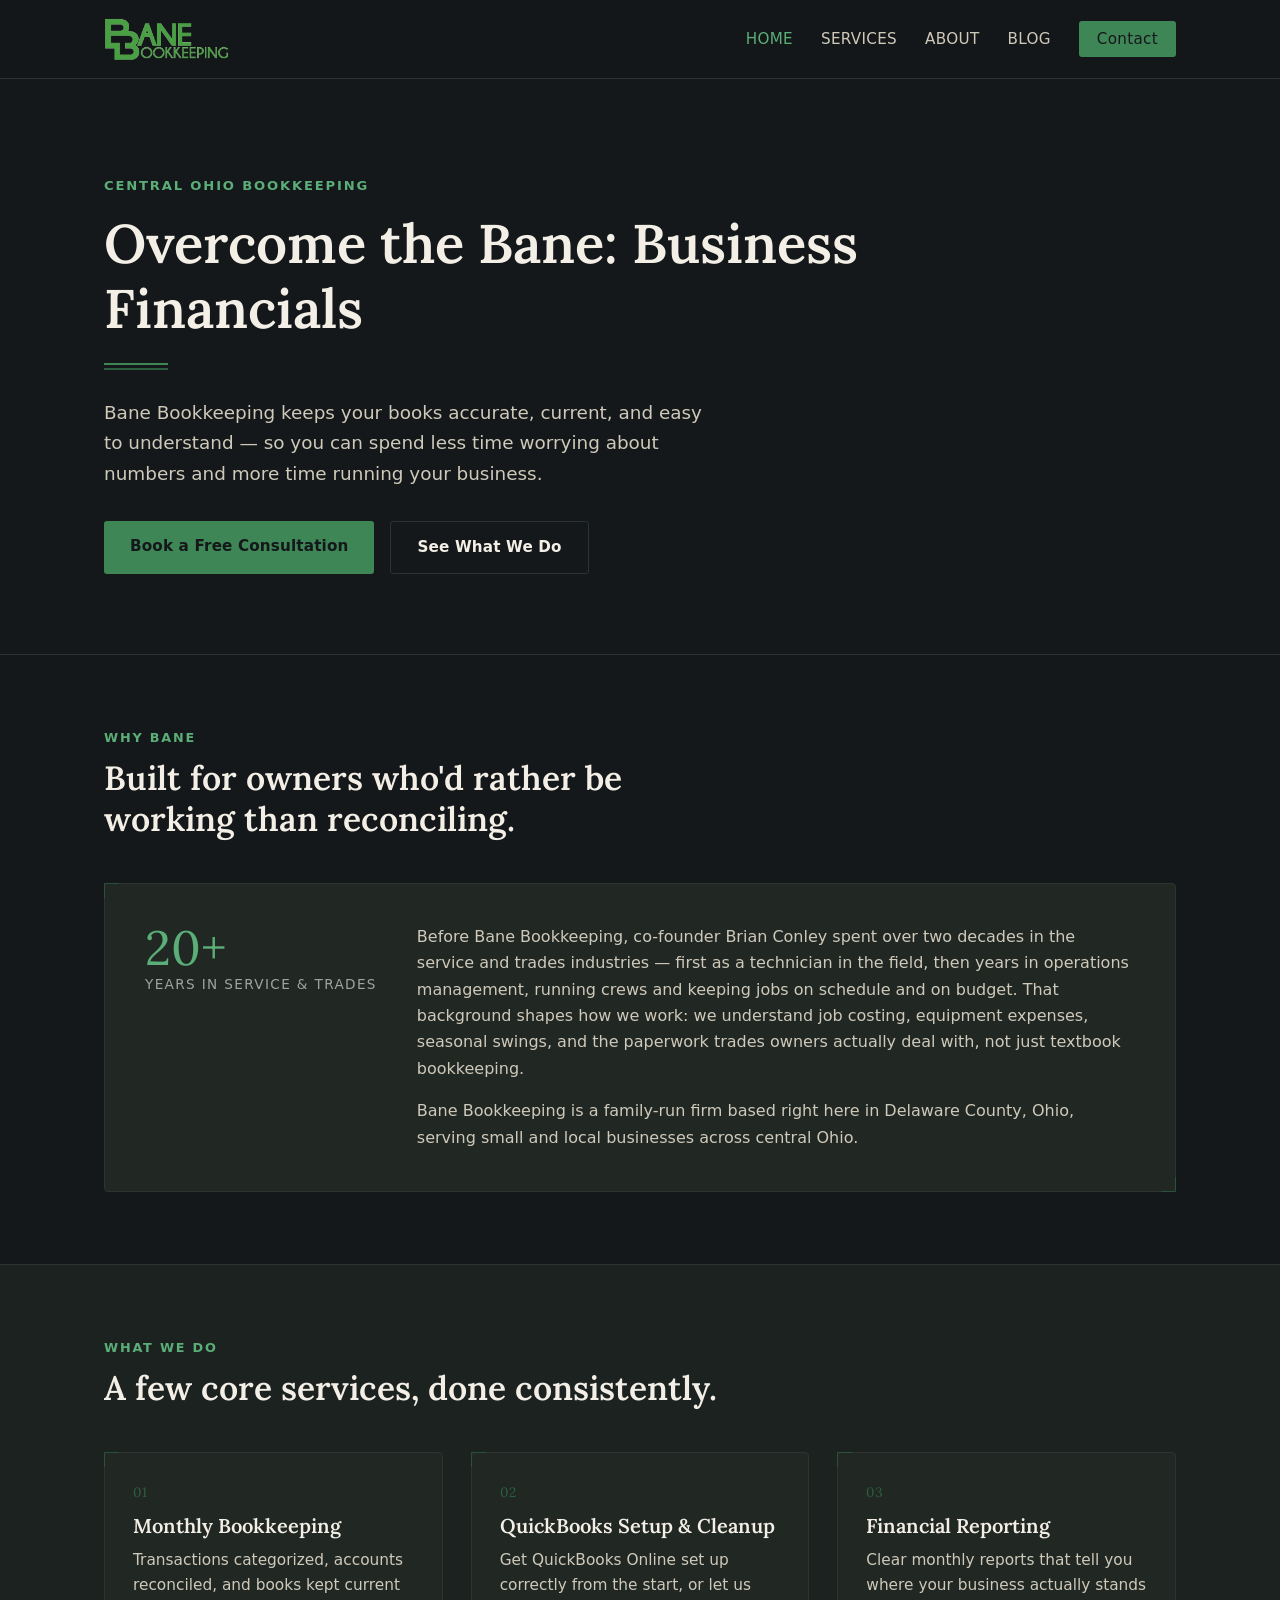
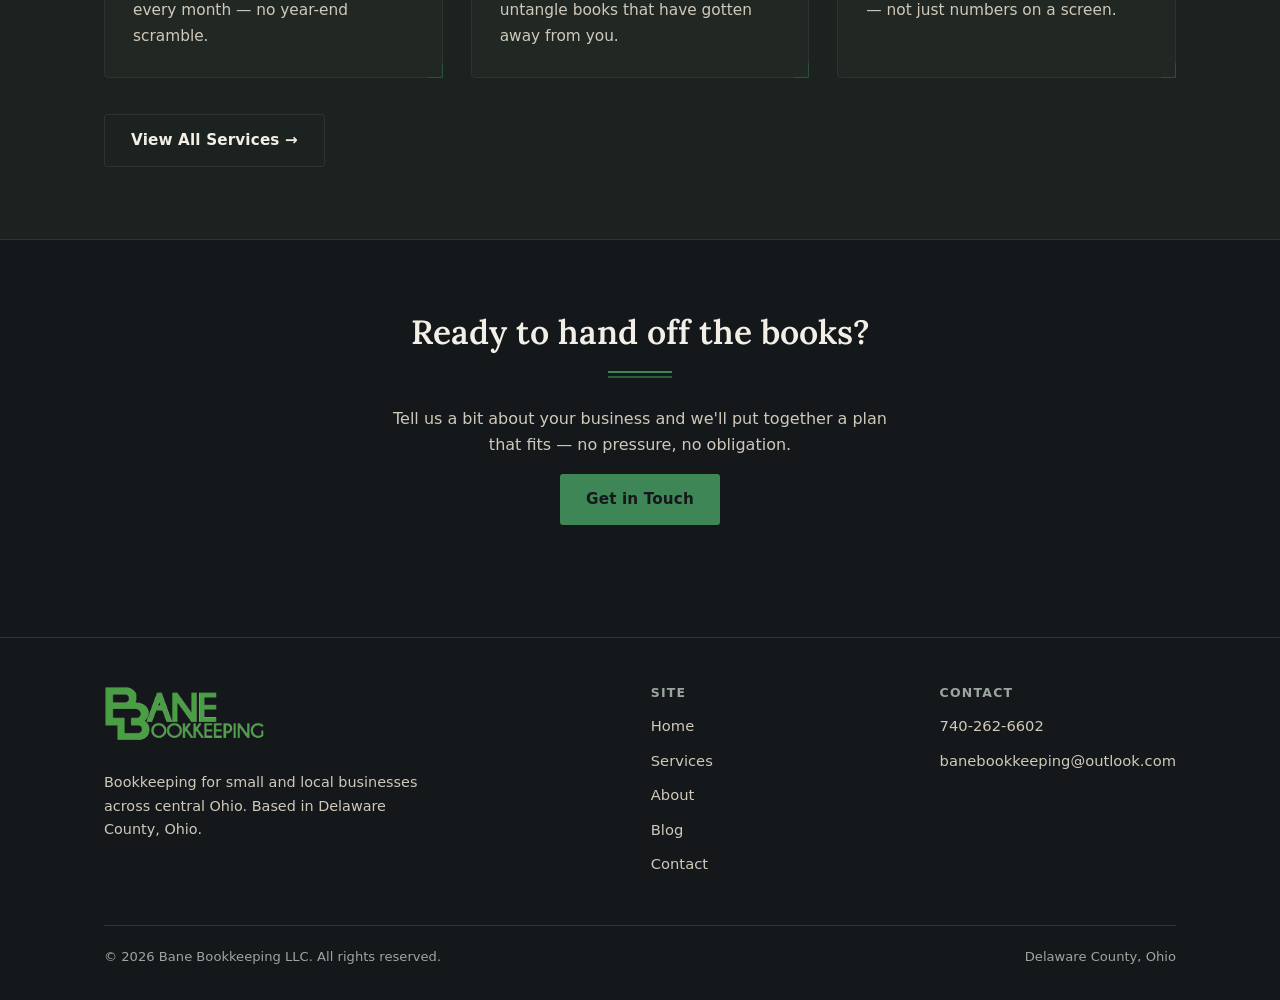
<file: index.html>
<!DOCTYPE html>
<html lang="en">
<head>
<meta charset="UTF-8">
<meta name="viewport" content="width=device-width, initial-scale=1.0">
<title>Bane Bookkeeping | Bookkeeping for Trades &amp; Small Business — Delaware County, Ohio</title>
<meta name="description" content="Overcome the Bane: Business Financials. Bane Bookkeeping provides monthly bookkeeping, QuickBooks cleanup, and financial clarity for small businesses and trades in central Ohio.">
<link rel="stylesheet" href="styles.css">
</head>
<body>

<header class="site-header">
  <div class="nav-inner">
    <a href="index.html" class="brand"><img src="assets/bane-logo.png" alt="Bane Bookkeeping" class="brand-logo"></a>
    <nav class="main-nav" aria-label="Primary">
      <ul>
        <li><a href="index.html" aria-current="page">Home</a></li>
        <li><a href="services.html">Services</a></li>
        <li><a href="about.html">About</a></li>
        <li><a href="blog.html">Blog</a></li>
        <li><a href="contact.html" class="nav-cta">Contact</a></li>
      </ul>
    </nav>
    <button class="menu-toggle" aria-label="Toggle menu" aria-expanded="false">☰</button>
  </div>
</header>

<main>

  <section class="hero">
    <div class="wrap">
      <div class="eyebrow">Central Ohio Bookkeeping</div>
      <h1>Overcome the Bane: Business Financials</h1>
      <div class="ledger-rule"><span></span><span></span></div>
      <p class="lede">Bane Bookkeeping keeps your books accurate, current, and easy to understand — so you can spend less time worrying about numbers and more time running your business.</p>
      <div class="hero-actions">
        <a href="contact.html" class="btn btn-primary">Book a Free Consultation</a>
        <a href="services.html" class="btn btn-ghost">See What We Do</a>
      </div>
    </div>
  </section>

  <section>
    <div class="wrap">
      <div class="section-head">
        <div class="eyebrow">Why Bane</div>
        <h2>Built for owners who'd rather be working than reconciling.</h2>
      </div>
      <div class="strip tick-frame">
        <div class="years">20+<small>Years in Service &amp; Trades</small></div>
        <div>
          <p>Before Bane Bookkeeping, co-founder Brian Conley spent over two decades in the service and trades industries — first as a technician in the field, then years in operations management, running crews and keeping jobs on schedule and on budget. That background shapes how we work: we understand job costing, equipment expenses, seasonal swings, and the paperwork trades owners actually deal with, not just textbook bookkeeping.</p>
          <p style="margin-bottom:0;">Bane Bookkeeping is a family-run firm based right here in Delaware County, Ohio, serving small and local businesses across central Ohio.</p>
        </div>
      </div>
    </div>
  </section>

  <section class="alt">
    <div class="wrap">
      <div class="section-head">
        <div class="eyebrow">What We Do</div>
        <h2>A few core services, done consistently.</h2>
      </div>
      <div class="grid grid-3">
        <div class="card tick-frame">
          <span class="service-num">01</span>
          <h3>Monthly Bookkeeping</h3>
          <p>Transactions categorized, accounts reconciled, and books kept current every month — no year-end scramble.</p>
        </div>
        <div class="card tick-frame">
          <span class="service-num">02</span>
          <h3>QuickBooks Setup &amp; Cleanup</h3>
          <p>Get QuickBooks Online set up correctly from the start, or let us untangle books that have gotten away from you.</p>
        </div>
        <div class="card tick-frame">
          <span class="service-num">03</span>
          <h3>Financial Reporting</h3>
          <p>Clear monthly reports that tell you where your business actually stands — not just numbers on a screen.</p>
        </div>
      </div>
      <div style="margin-top:36px;">
        <a href="services.html" class="btn btn-ghost">View All Services →</a>
      </div>
    </div>
  </section>

  <section class="cta-band">
    <div class="wrap">
      <h2>Ready to hand off the books?</h2>
      <div class="ledger-rule center"><span></span><span></span></div>
      <p>Tell us a bit about your business and we'll put together a plan that fits — no pressure, no obligation.</p>
      <a href="contact.html" class="btn btn-primary">Get in Touch</a>
    </div>
  </section>

</main>

<footer class="site-footer">
  <div class="wrap">
    <div class="footer-inner">
      <div class="footer-brand">
        <a href="index.html" class="brand"><img src="assets/bane-logo.png" alt="Bane Bookkeeping" class="brand-logo"></a>
        <p>Bookkeeping for small and local businesses across central Ohio. Based in Delaware County, Ohio.</p>
      </div>
      <div class="footer-col">
        <h4>Site</h4>
        <ul>
          <li><a href="index.html">Home</a></li>
          <li><a href="services.html">Services</a></li>
          <li><a href="about.html">About</a></li>
          <li><a href="blog.html">Blog</a></li>
          <li><a href="contact.html">Contact</a></li>
        </ul>
      </div>
      <div class="footer-col">
        <h4>Contact</h4>
        <ul>
          <li><a href="tel:7402626602">740-262-6602</a></li>
          <li><a href="mailto:banebookkeeping@outlook.com">banebookkeeping@outlook.com</a></li>
        </ul>
      </div>
    </div>
    <div class="footer-bottom">
      <span>&copy; 2026 Bane Bookkeeping LLC. All rights reserved.</span>
      <span>Delaware County, Ohio</span>
    </div>
  </div>
</footer>

<script src="nav.js"></script>
</body>
</html>
</file>
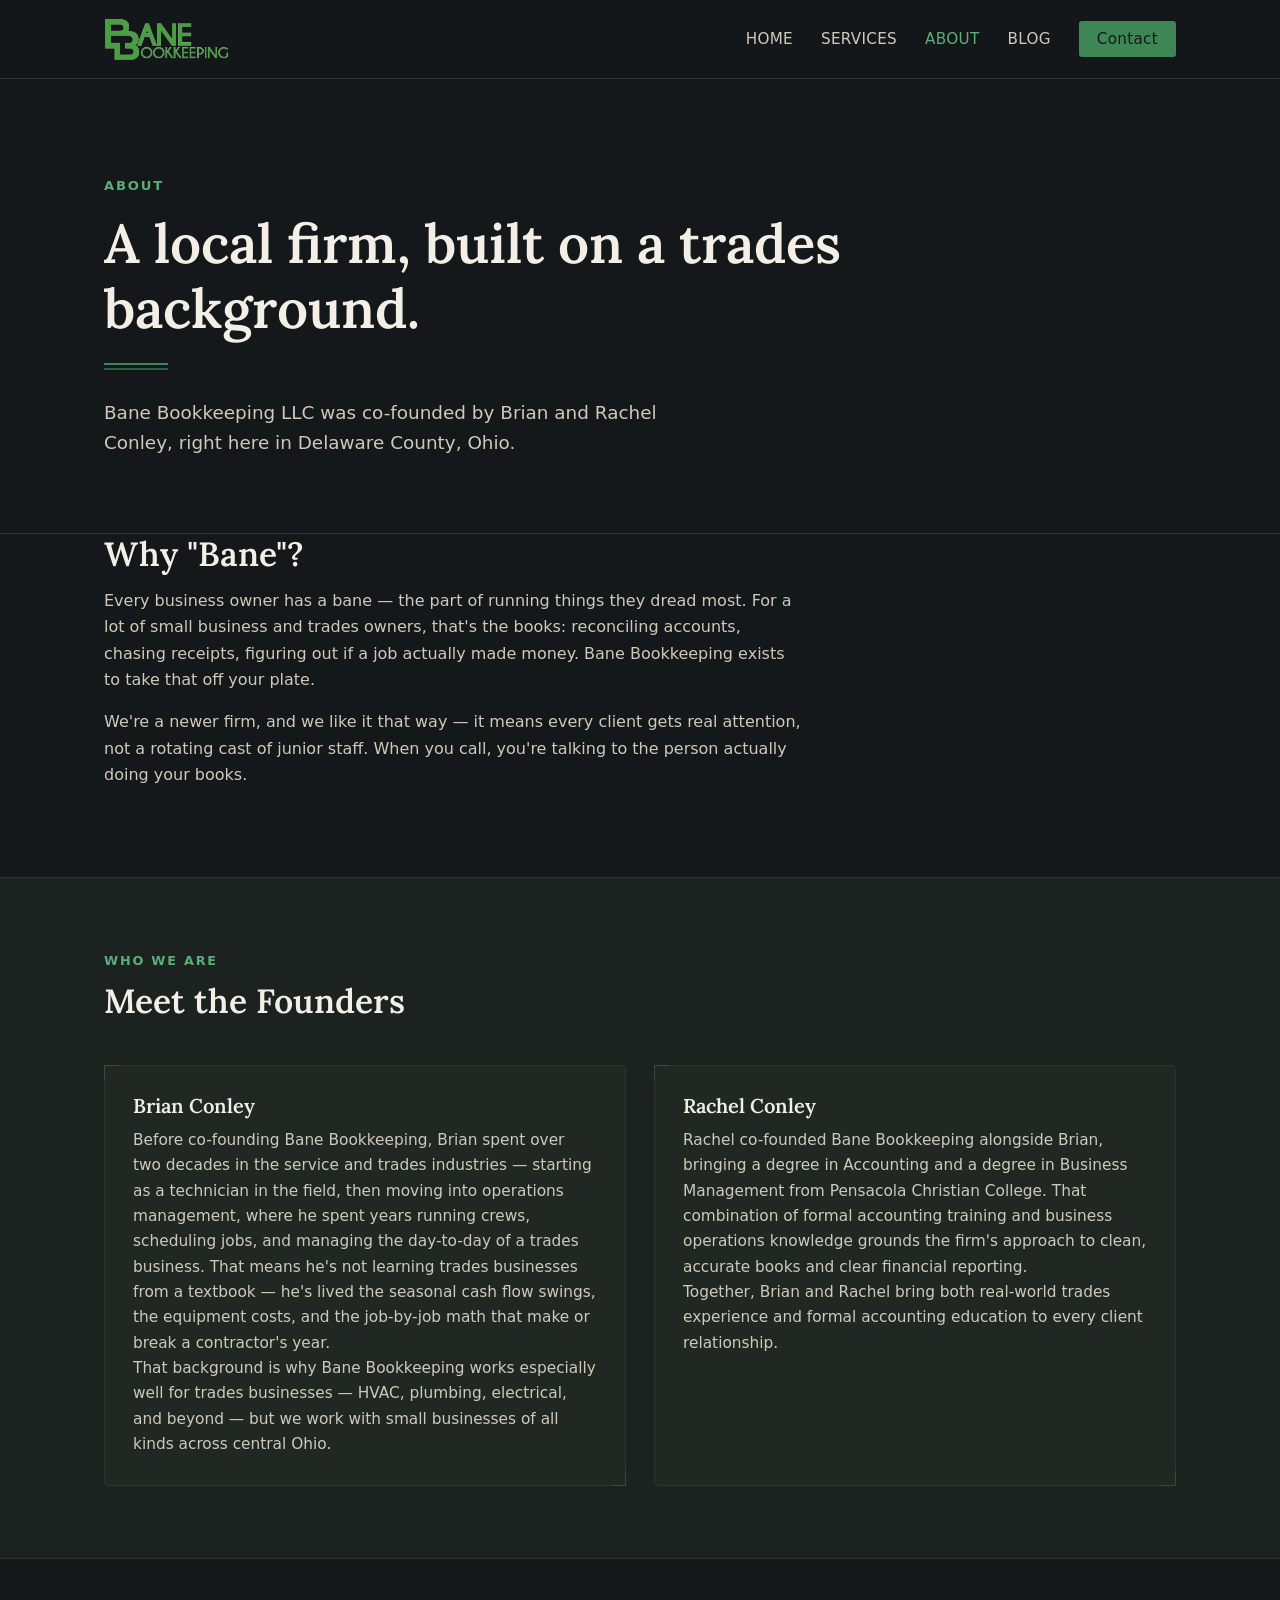
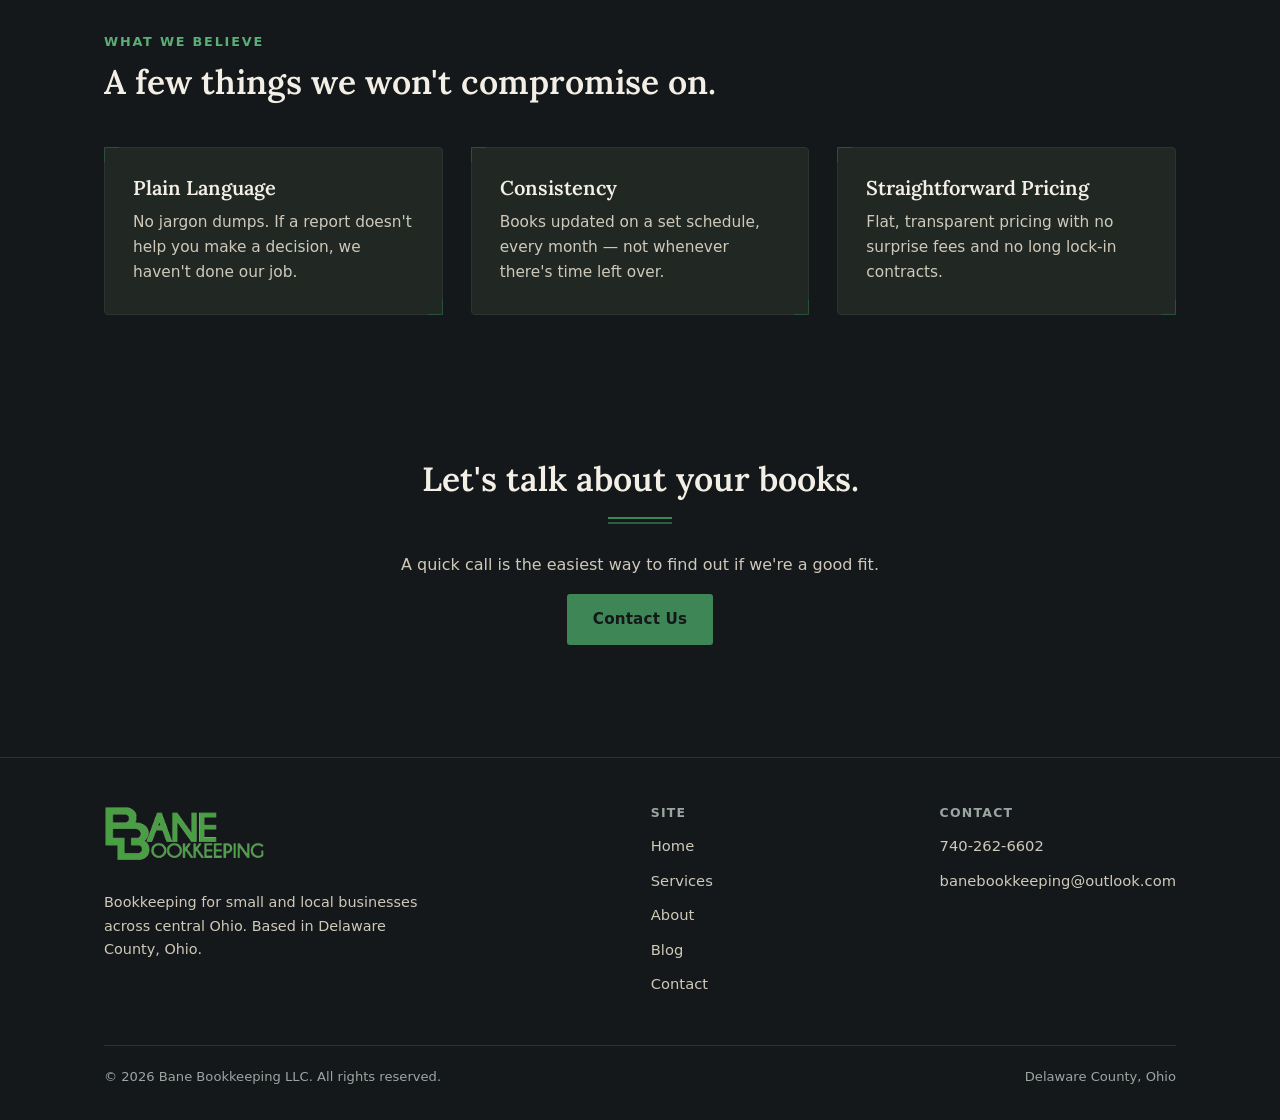
<file: about.html>
<!DOCTYPE html>
<html lang="en">
<head>
<meta charset="UTF-8">
<meta name="viewport" content="width=device-width, initial-scale=1.0">
<title>About | Bane Bookkeeping</title>
<meta name="description" content="Bane Bookkeeping was co-founded by Brian and Rachel Conley, based in Delaware County, Ohio, serving small businesses and trades across central Ohio.">
<link rel="stylesheet" href="styles.css">
</head>
<body>

<header class="site-header">
  <div class="nav-inner">
    <a href="index.html" class="brand"><img src="assets/bane-logo.png" alt="Bane Bookkeeping" class="brand-logo"></a>
    <nav class="main-nav" aria-label="Primary">
      <ul>
        <li><a href="index.html">Home</a></li>
        <li><a href="services.html">Services</a></li>
        <li><a href="about.html" aria-current="page">About</a></li>
        <li><a href="blog.html">Blog</a></li>
        <li><a href="contact.html" class="nav-cta">Contact</a></li>
      </ul>
    </nav>
    <button class="menu-toggle" aria-label="Toggle menu" aria-expanded="false">☰</button>
  </div>
</header>

<main>

  <section class="hero" style="padding-bottom:56px;">
    <div class="wrap">
      <div class="eyebrow">About</div>
      <h1>A local firm, built on a trades background.</h1>
      <div class="ledger-rule"><span></span><span></span></div>
      <p class="lede">Bane Bookkeeping LLC was co-founded by Brian and Rachel Conley, right here in Delaware County, Ohio.</p>
    </div>
  </section>

  <section style="padding-top:0;">
    <div class="wrap">
      <div style="max-width:700px;">
        <h2>Why "Bane"?</h2>
        <p>Every business owner has a bane — the part of running things they dread most. For a lot of small business and trades owners, that's the books: reconciling accounts, chasing receipts, figuring out if a job actually made money. Bane Bookkeeping exists to take that off your plate.</p>
        <p>We're a newer firm, and we like it that way — it means every client gets real attention, not a rotating cast of junior staff. When you call, you're talking to the person actually doing your books.</p>
      </div>
    </div>
  </section>

  <section class="alt">
    <div class="wrap">
      <div class="section-head">
        <div class="eyebrow">Who We Are</div>
        <h2>Meet the Founders</h2>
      </div>
      <div class="grid grid-2">
        <div class="card tick-frame">
          <h3>Brian Conley</h3>
          <p>Before co-founding Bane Bookkeeping, Brian spent over two decades in the service and trades industries — starting as a technician in the field, then moving into operations management, where he spent years running crews, scheduling jobs, and managing the day-to-day of a trades business. That means he's not learning trades businesses from a textbook — he's lived the seasonal cash flow swings, the equipment costs, and the job-by-job math that make or break a contractor's year.</p>
          <p style="margin-bottom:0;">That background is why Bane Bookkeeping works especially well for trades businesses — HVAC, plumbing, electrical, and beyond — but we work with small businesses of all kinds across central Ohio.</p>
        </div>
        <div class="card tick-frame">
          <h3>Rachel Conley</h3>
          <p>Rachel co-founded Bane Bookkeeping alongside Brian, bringing a degree in Accounting and a degree in Business Management from Pensacola Christian College. That combination of formal accounting training and business operations knowledge grounds the firm's approach to clean, accurate books and clear financial reporting.</p>
          <p style="margin-bottom:0;">Together, Brian and Rachel bring both real-world trades experience and formal accounting education to every client relationship.</p>
        </div>
      </div>
    </div>
  </section>


  <section>
    <div class="wrap">
      <div class="section-head">
        <div class="eyebrow">What We Believe</div>
        <h2>A few things we won't compromise on.</h2>
      </div>
      <div class="grid grid-3">
        <div class="card tick-frame">
          <h3>Plain Language</h3>
          <p>No jargon dumps. If a report doesn't help you make a decision, we haven't done our job.</p>
        </div>
        <div class="card tick-frame">
          <h3>Consistency</h3>
          <p>Books updated on a set schedule, every month — not whenever there's time left over.</p>
        </div>
        <div class="card tick-frame">
          <h3>Straightforward Pricing</h3>
          <p>Flat, transparent pricing with no surprise fees and no long lock-in contracts.</p>
        </div>
      </div>
    </div>
  </section>

  <section class="cta-band">
    <div class="wrap">
      <h2>Let's talk about your books.</h2>
      <div class="ledger-rule center"><span></span><span></span></div>
      <p>A quick call is the easiest way to find out if we're a good fit.</p>
      <a href="contact.html" class="btn btn-primary">Contact Us</a>
    </div>
  </section>

</main>

<footer class="site-footer">
  <div class="wrap">
    <div class="footer-inner">
      <div class="footer-brand">
        <a href="index.html" class="brand"><img src="assets/bane-logo.png" alt="Bane Bookkeeping" class="brand-logo"></a>
        <p>Bookkeeping for small and local businesses across central Ohio. Based in Delaware County, Ohio.</p>
      </div>
      <div class="footer-col">
        <h4>Site</h4>
        <ul>
          <li><a href="index.html">Home</a></li>
          <li><a href="services.html">Services</a></li>
          <li><a href="about.html">About</a></li>
          <li><a href="blog.html">Blog</a></li>
          <li><a href="contact.html">Contact</a></li>
        </ul>
      </div>
      <div class="footer-col">
        <h4>Contact</h4>
        <ul>
          <li><a href="tel:7402626602">740-262-6602</a></li>
          <li><a href="mailto:banebookkeeping@outlook.com">banebookkeeping@outlook.com</a></li>
        </ul>
      </div>
    </div>
    <div class="footer-bottom">
      <span>&copy; 2026 Bane Bookkeeping LLC. All rights reserved.</span>
      <span>Delaware County, Ohio</span>
    </div>
  </div>
</footer>

<script src="nav.js"></script>
</body>
</html>
</file>
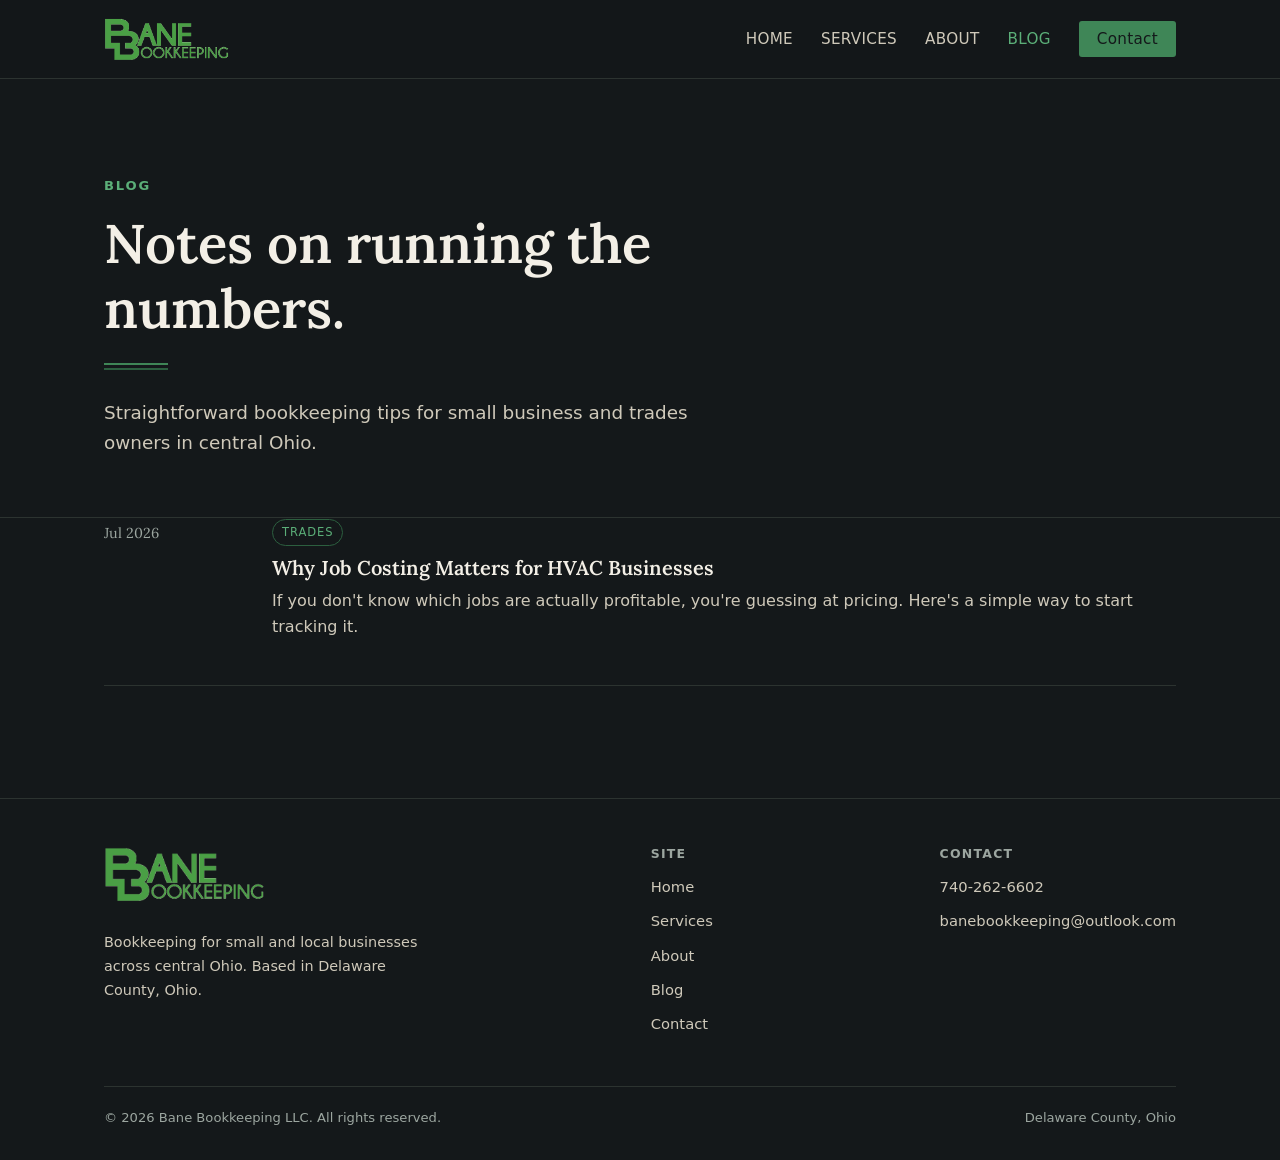
<file: blog.html>
<!DOCTYPE html>
<html lang="en">
<head>
<meta charset="UTF-8">
<meta name="viewport" content="width=device-width, initial-scale=1.0">
<title>Blog | Bane Bookkeeping</title>
<meta name="description" content="Bookkeeping tips and insights for small business and trades owners in central Ohio.">
<link rel="stylesheet" href="styles.css">
</head>
<body>

<header class="site-header">
  <div class="nav-inner">
    <a href="index.html" class="brand"><img src="assets/bane-logo.png" alt="Bane Bookkeeping" class="brand-logo"></a>
    <nav class="main-nav" aria-label="Primary">
      <ul>
        <li><a href="index.html">Home</a></li>
        <li><a href="services.html">Services</a></li>
        <li><a href="about.html">About</a></li>
        <li><a href="blog.html" aria-current="page">Blog</a></li>
        <li><a href="contact.html" class="nav-cta">Contact</a></li>
      </ul>
    </nav>
    <button class="menu-toggle" aria-label="Toggle menu" aria-expanded="false">☰</button>
  </div>
</header>

<main>

  <section class="hero" style="padding-bottom:40px;">
    <div class="wrap">
      <div class="eyebrow">Blog</div>
      <h1>Notes on running the numbers.</h1>
      <div class="ledger-rule"><span></span><span></span></div>
      <p class="lede">Straightforward bookkeeping tips for small business and trades owners in central Ohio.</p>
    </div>
  </section>

  <section style="padding-top:0;">
    <div class="wrap">
      <div class="post-list">

        <article class="post-row">
          <div class="post-date">Jul 2026</div>
          <div>
            <span class="post-tag">Trades</span>
            <h3><a href="blog/job-costing-for-hvac.html">Why Job Costing Matters for HVAC Businesses</a></h3>
            <p>If you don't know which jobs are actually profitable, you're guessing at pricing. Here's a simple way to start tracking it.</p>
          </div>
        </article>

        <!-- Add future posts here as additional .post-row articles -->

      </div>
    </div>
  </section>

</main>

<footer class="site-footer">
  <div class="wrap">
    <div class="footer-inner">
      <div class="footer-brand">
        <a href="index.html" class="brand"><img src="assets/bane-logo.png" alt="Bane Bookkeeping" class="brand-logo"></a>
        <p>Bookkeeping for small and local businesses across central Ohio. Based in Delaware County, Ohio.</p>
      </div>
      <div class="footer-col">
        <h4>Site</h4>
        <ul>
          <li><a href="index.html">Home</a></li>
          <li><a href="services.html">Services</a></li>
          <li><a href="about.html">About</a></li>
          <li><a href="blog.html">Blog</a></li>
          <li><a href="contact.html">Contact</a></li>
        </ul>
      </div>
      <div class="footer-col">
        <h4>Contact</h4>
        <ul>
          <li><a href="tel:7402626602">740-262-6602</a></li>
          <li><a href="mailto:banebookkeeping@outlook.com">banebookkeeping@outlook.com</a></li>
        </ul>
      </div>
    </div>
    <div class="footer-bottom">
      <span>&copy; 2026 Bane Bookkeeping LLC. All rights reserved.</span>
      <span>Delaware County, Ohio</span>
    </div>
  </div>
</footer>

<script src="nav.js"></script>
</body>
</html>
</file>
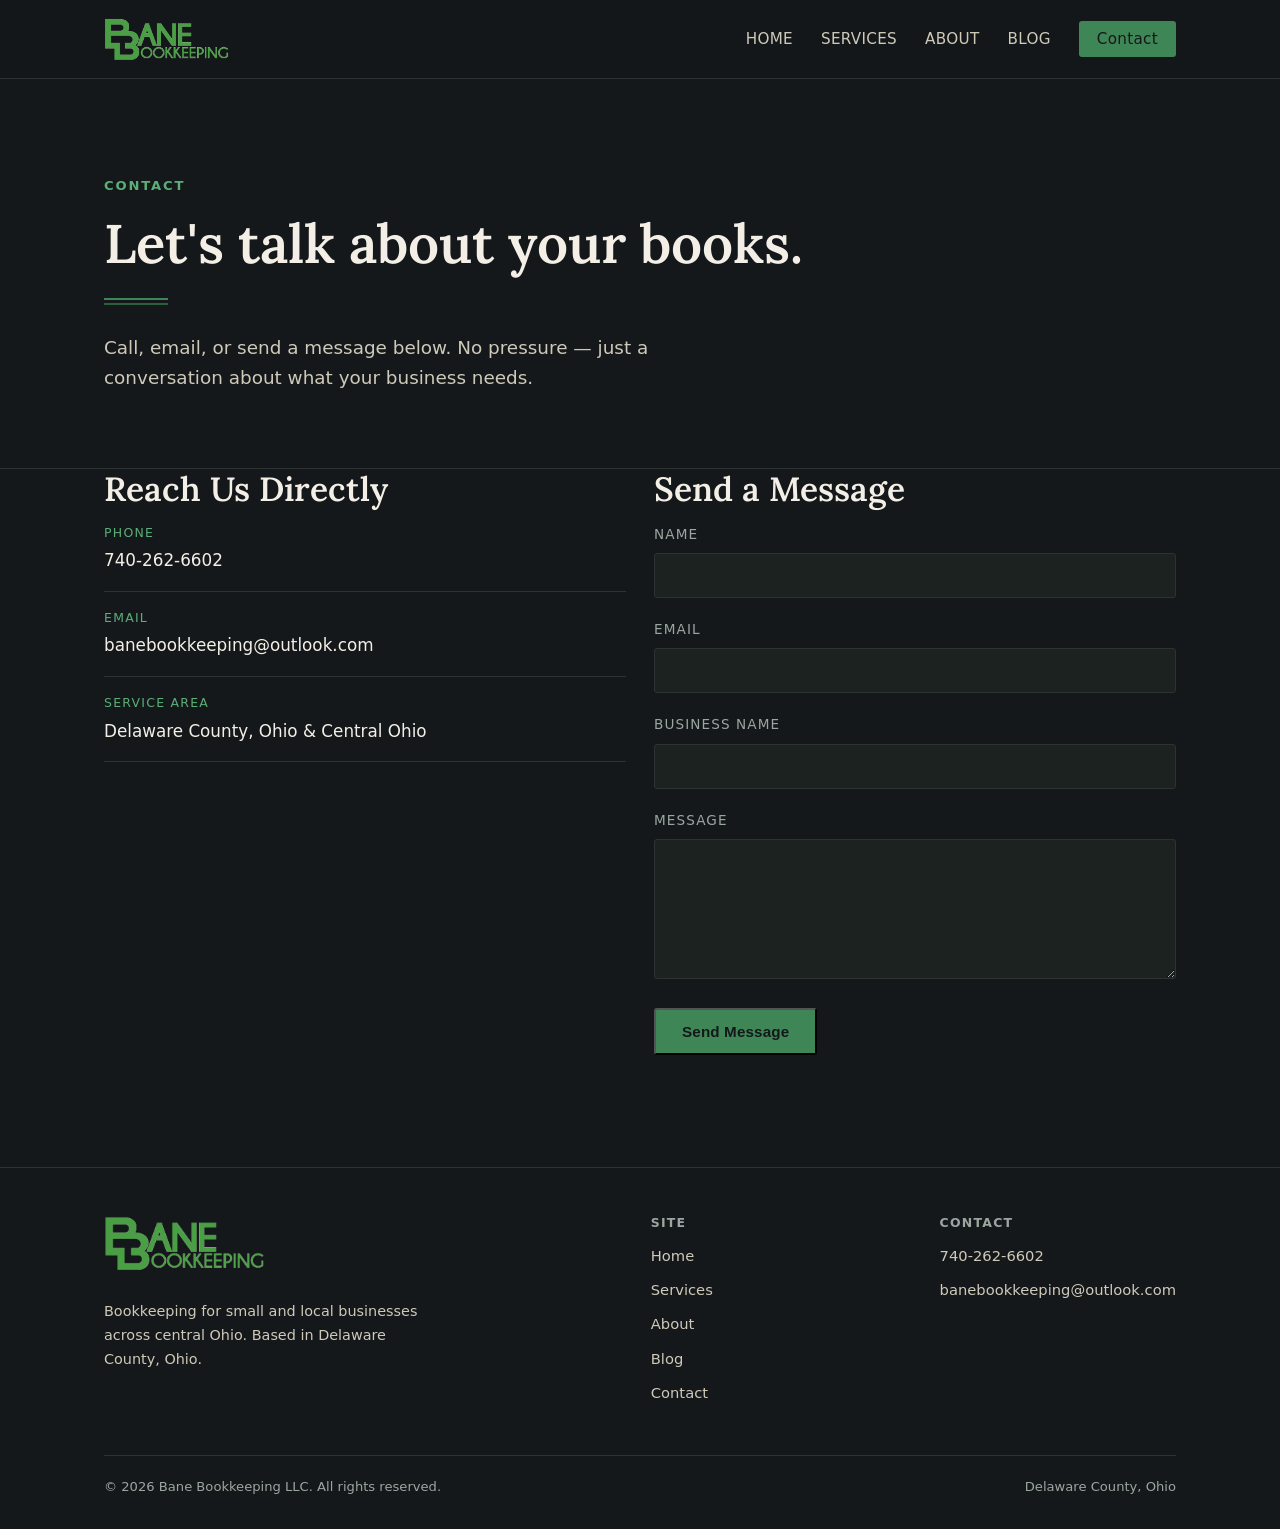
<file: contact.html>
<!DOCTYPE html>
<html lang="en">
<head>
<meta charset="UTF-8">
<meta name="viewport" content="width=device-width, initial-scale=1.0">
<title>Contact | Bane Bookkeeping</title>
<meta name="description" content="Get in touch with Bane Bookkeeping — call, email, or send a message to book your free consultation.">
<link rel="stylesheet" href="styles.css">
</head>
<body>

<header class="site-header">
  <div class="nav-inner">
    <a href="index.html" class="brand"><img src="assets/bane-logo.png" alt="Bane Bookkeeping" class="brand-logo"></a>
    <nav class="main-nav" aria-label="Primary">
      <ul>
        <li><a href="index.html">Home</a></li>
        <li><a href="services.html">Services</a></li>
        <li><a href="about.html">About</a></li>
        <li><a href="blog.html">Blog</a></li>
        <li><a href="contact.html" aria-current="page" class="nav-cta">Contact</a></li>
      </ul>
    </nav>
    <button class="menu-toggle" aria-label="Toggle menu" aria-expanded="false">☰</button>
  </div>
</header>

<main>

  <section class="hero" style="padding-bottom:56px;">
    <div class="wrap">
      <div class="eyebrow">Contact</div>
      <h1>Let's talk about your books.</h1>
      <div class="ledger-rule"><span></span><span></span></div>
      <p class="lede">Call, email, or send a message below. No pressure — just a conversation about what your business needs.</p>
    </div>
  </section>

  <section style="padding-top:0;">
    <div class="wrap">
      <div class="grid grid-2">

        <div>
          <h2>Reach Us Directly</h2>
          <ul class="contact-list">
            <li>
              <span class="label">Phone</span>
              <a href="tel:7402626602">740-262-6602</a>
            </li>
            <li>
              <span class="label">Email</span>
              <a href="mailto:banebookkeeping@outlook.com">banebookkeeping@outlook.com</a>
            </li>
            <li>
              <span class="label">Service Area</span>
              <span class="value">Delaware County, Ohio &amp; Central Ohio</span>
            </li>
          </ul>
        </div>

        <div>
          <h2>Send a Message</h2>
          <!--
            This form uses Formspree (formspree.io) — a free service for
            handling contact-form submissions on static sites like this one.
            To activate it: create a free Formspree account, create a new
            form, and replace YOUR_FORM_ID below with the ID it gives you.
            Until then, the form will not deliver messages — the phone
            and email above will still work immediately.
          -->
          <form action="https://formspree.io/f/mgogvrev" method="POST">
            <div class="field">
              <label for="name">Name</label>
              <input type="text" id="name" name="name" required>
            </div>
            <div class="field">
              <label for="email">Email</label>
              <input type="email" id="email" name="email" required>
            </div>
            <div class="field">
              <label for="business">Business Name</label>
              <input type="text" id="business" name="business">
            </div>
            <div class="field">
              <label for="message">Message</label>
              <textarea id="message" name="message" required></textarea>
            </div>
            <button type="submit" class="btn btn-primary">Send Message</button>
          </form>
        </div>

      </div>
    </div>
  </section>

</main>

<footer class="site-footer">
  <div class="wrap">
    <div class="footer-inner">
      <div class="footer-brand">
        <a href="index.html" class="brand"><img src="assets/bane-logo.png" alt="Bane Bookkeeping" class="brand-logo"></a>
        <p>Bookkeeping for small and local businesses across central Ohio. Based in Delaware County, Ohio.</p>
      </div>
      <div class="footer-col">
        <h4>Site</h4>
        <ul>
          <li><a href="index.html">Home</a></li>
          <li><a href="services.html">Services</a></li>
          <li><a href="about.html">About</a></li>
          <li><a href="blog.html">Blog</a></li>
          <li><a href="contact.html">Contact</a></li>
        </ul>
      </div>
      <div class="footer-col">
        <h4>Contact</h4>
        <ul>
          <li><a href="tel:7402626602">740-262-6602</a></li>
          <li><a href="mailto:banebookkeeping@outlook.com">banebookkeeping@outlook.com</a></li>
        </ul>
      </div>
    </div>
    <div class="footer-bottom">
      <span>&copy; 2026 Bane Bookkeeping LLC. All rights reserved.</span>
      <span>Delaware County, Ohio</span>
    </div>
  </div>
</footer>

<script src="nav.js"></script>
</body>
</html>
</file>
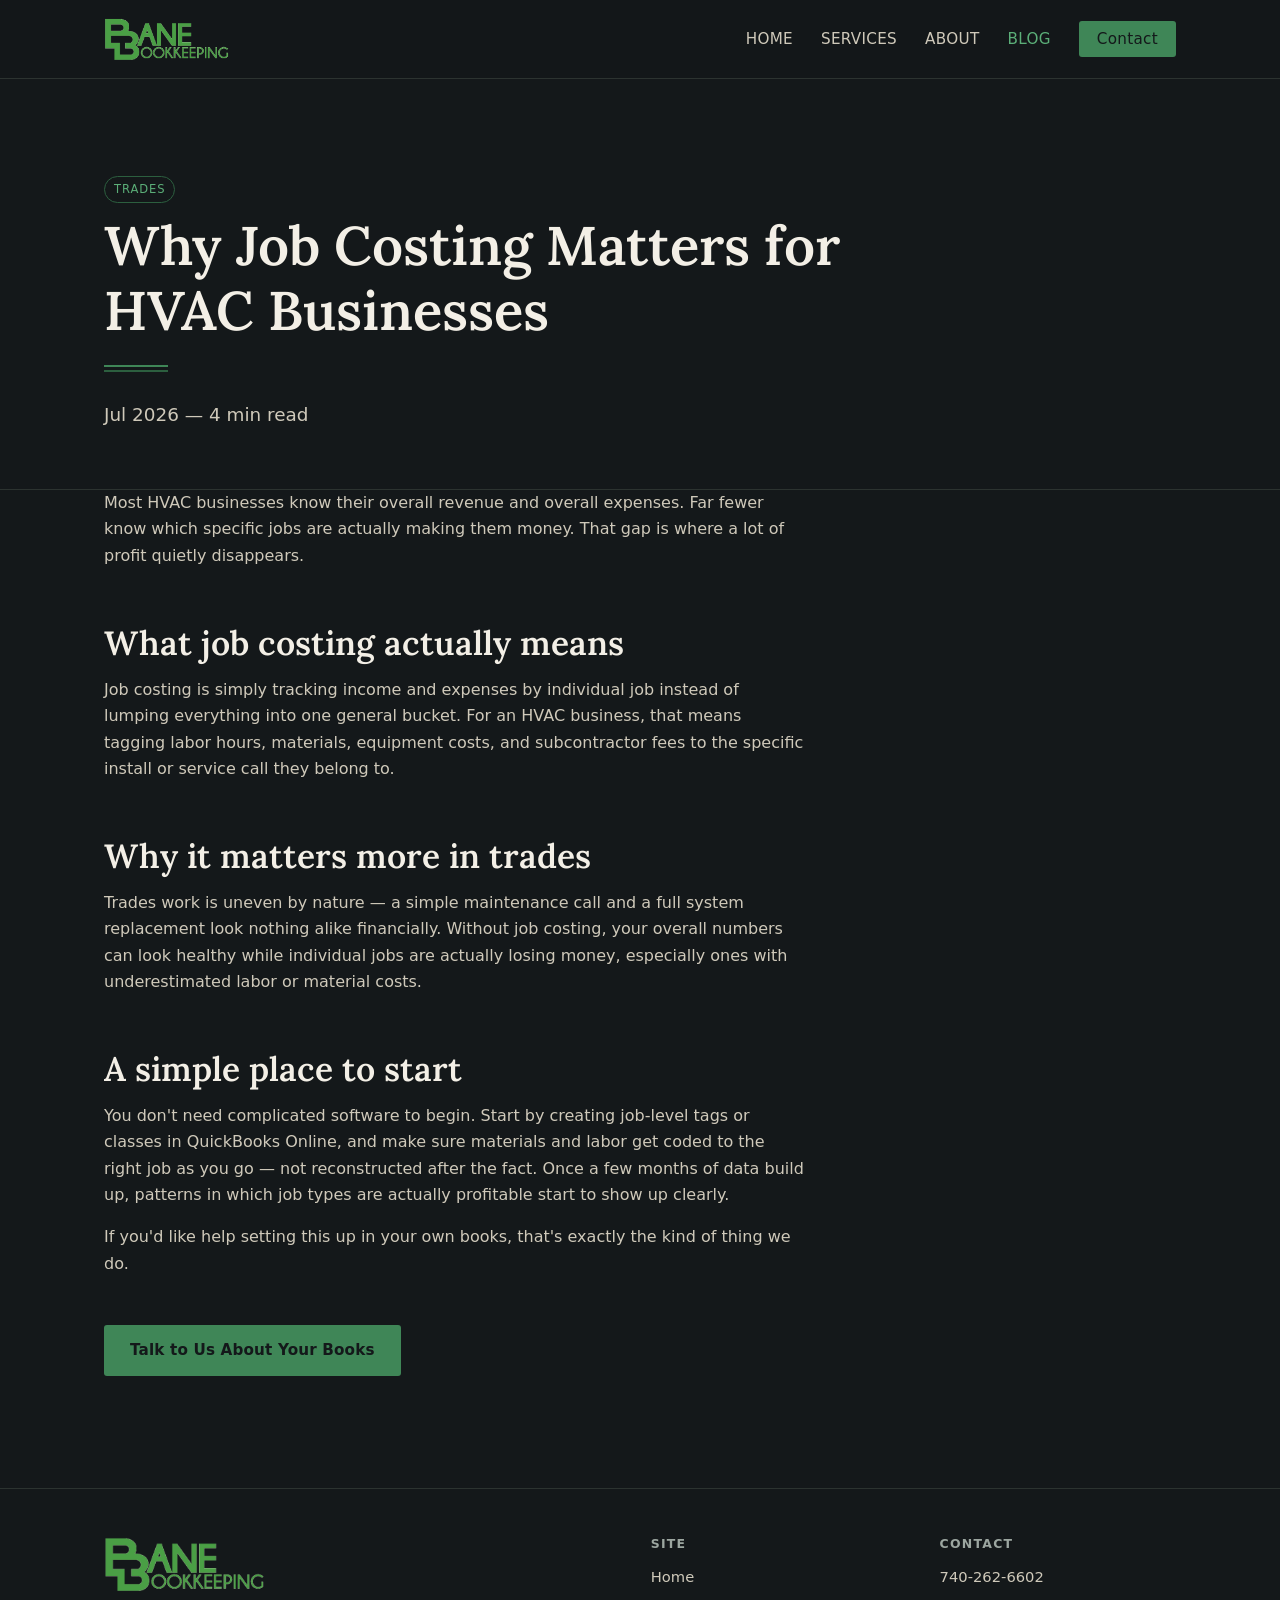
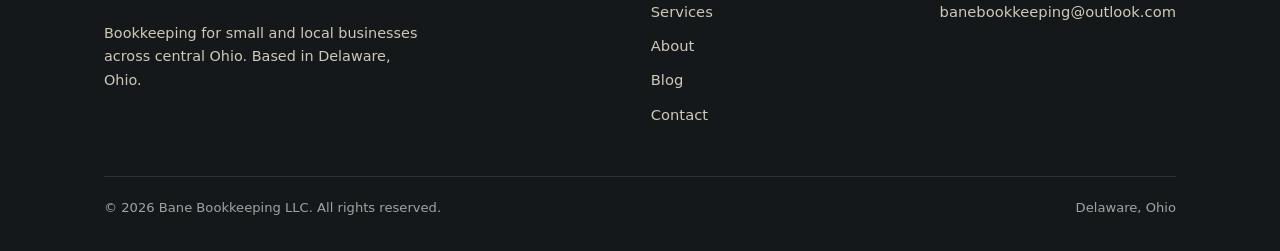
<file: job-costing-for-hvac.html>
<!DOCTYPE html>
<html lang="en">
<head>
<meta charset="UTF-8">
<meta name="viewport" content="width=device-width, initial-scale=1.0">
<title>Why Job Costing Matters for HVAC Businesses | Bane Bookkeeping</title>
<meta name="description" content="If you don't know which jobs are actually profitable, you're guessing at pricing. Here's a simple way to start tracking job costing.">
<link rel="stylesheet" href="../styles.css">
</head>
<body>

<header class="site-header">
  <div class="nav-inner">
    <a href="../index.html" class="brand"><img src="../assets/bane-logo.png" alt="Bane Bookkeeping" class="brand-logo"></a>
    <nav class="main-nav" aria-label="Primary">
      <ul>
        <li><a href="../index.html">Home</a></li>
        <li><a href="../services.html">Services</a></li>
        <li><a href="../about.html">About</a></li>
        <li><a href="../blog.html" aria-current="page">Blog</a></li>
        <li><a href="../contact.html" class="nav-cta">Contact</a></li>
      </ul>
    </nav>
    <button class="menu-toggle" aria-label="Toggle menu" aria-expanded="false">☰</button>
  </div>
</header>

<main>
  <section class="hero" style="padding-bottom:40px;">
    <div class="wrap">
      <span class="post-tag">Trades</span>
      <h1>Why Job Costing Matters for HVAC Businesses</h1>
      <div class="ledger-rule"><span></span><span></span></div>
      <p class="lede">Jul 2026 — 4 min read</p>
    </div>
  </section>

  <section style="padding-top:0;">
    <div class="wrap">
      <article class="post-body">
        <p>Most HVAC businesses know their overall revenue and overall expenses. Far fewer know which specific jobs are actually making them money. That gap is where a lot of profit quietly disappears.</p>

        <h2>What job costing actually means</h2>
        <p>Job costing is simply tracking income and expenses by individual job instead of lumping everything into one general bucket. For an HVAC business, that means tagging labor hours, materials, equipment costs, and subcontractor fees to the specific install or service call they belong to.</p>

        <h2>Why it matters more in trades</h2>
        <p>Trades work is uneven by nature — a simple maintenance call and a full system replacement look nothing alike financially. Without job costing, your overall numbers can look healthy while individual jobs are actually losing money, especially ones with underestimated labor or material costs.</p>

        <h2>A simple place to start</h2>
        <p>You don't need complicated software to begin. Start by creating job-level tags or classes in QuickBooks Online, and make sure materials and labor get coded to the right job as you go — not reconstructed after the fact. Once a few months of data build up, patterns in which job types are actually profitable start to show up clearly.</p>

        <p>If you'd like help setting this up in your own books, that's exactly the kind of thing we do.</p>
      </article>

      <div style="margin-top:48px;">
        <a href="../contact.html" class="btn btn-primary">Talk to Us About Your Books</a>
      </div>
    </div>
  </section>
</main>

<footer class="site-footer">
  <div class="wrap">
    <div class="footer-inner">
      <div class="footer-brand">
        <a href="../index.html" class="brand"><img src="../assets/bane-logo.png" alt="Bane Bookkeeping" class="brand-logo"></a>
        <p>Bookkeeping for small and local businesses across central Ohio. Based in Delaware, Ohio.</p>
      </div>
      <div class="footer-col">
        <h4>Site</h4>
        <ul>
          <li><a href="../index.html">Home</a></li>
          <li><a href="../services.html">Services</a></li>
          <li><a href="../about.html">About</a></li>
          <li><a href="../blog.html">Blog</a></li>
          <li><a href="../contact.html">Contact</a></li>
        </ul>
      </div>
      <div class="footer-col">
        <h4>Contact</h4>
        <ul>
          <li><a href="tel:7402626602">740-262-6602</a></li>
          <li><a href="mailto:banebookkeeping@outlook.com">banebookkeeping@outlook.com</a></li>
        </ul>
      </div>
    </div>
    <div class="footer-bottom">
      <span>&copy; 2026 Bane Bookkeeping LLC. All rights reserved.</span>
      <span>Delaware, Ohio</span>
    </div>
  </div>
</footer>

<script src="../nav.js"></script>
</body>
</html>
</file>
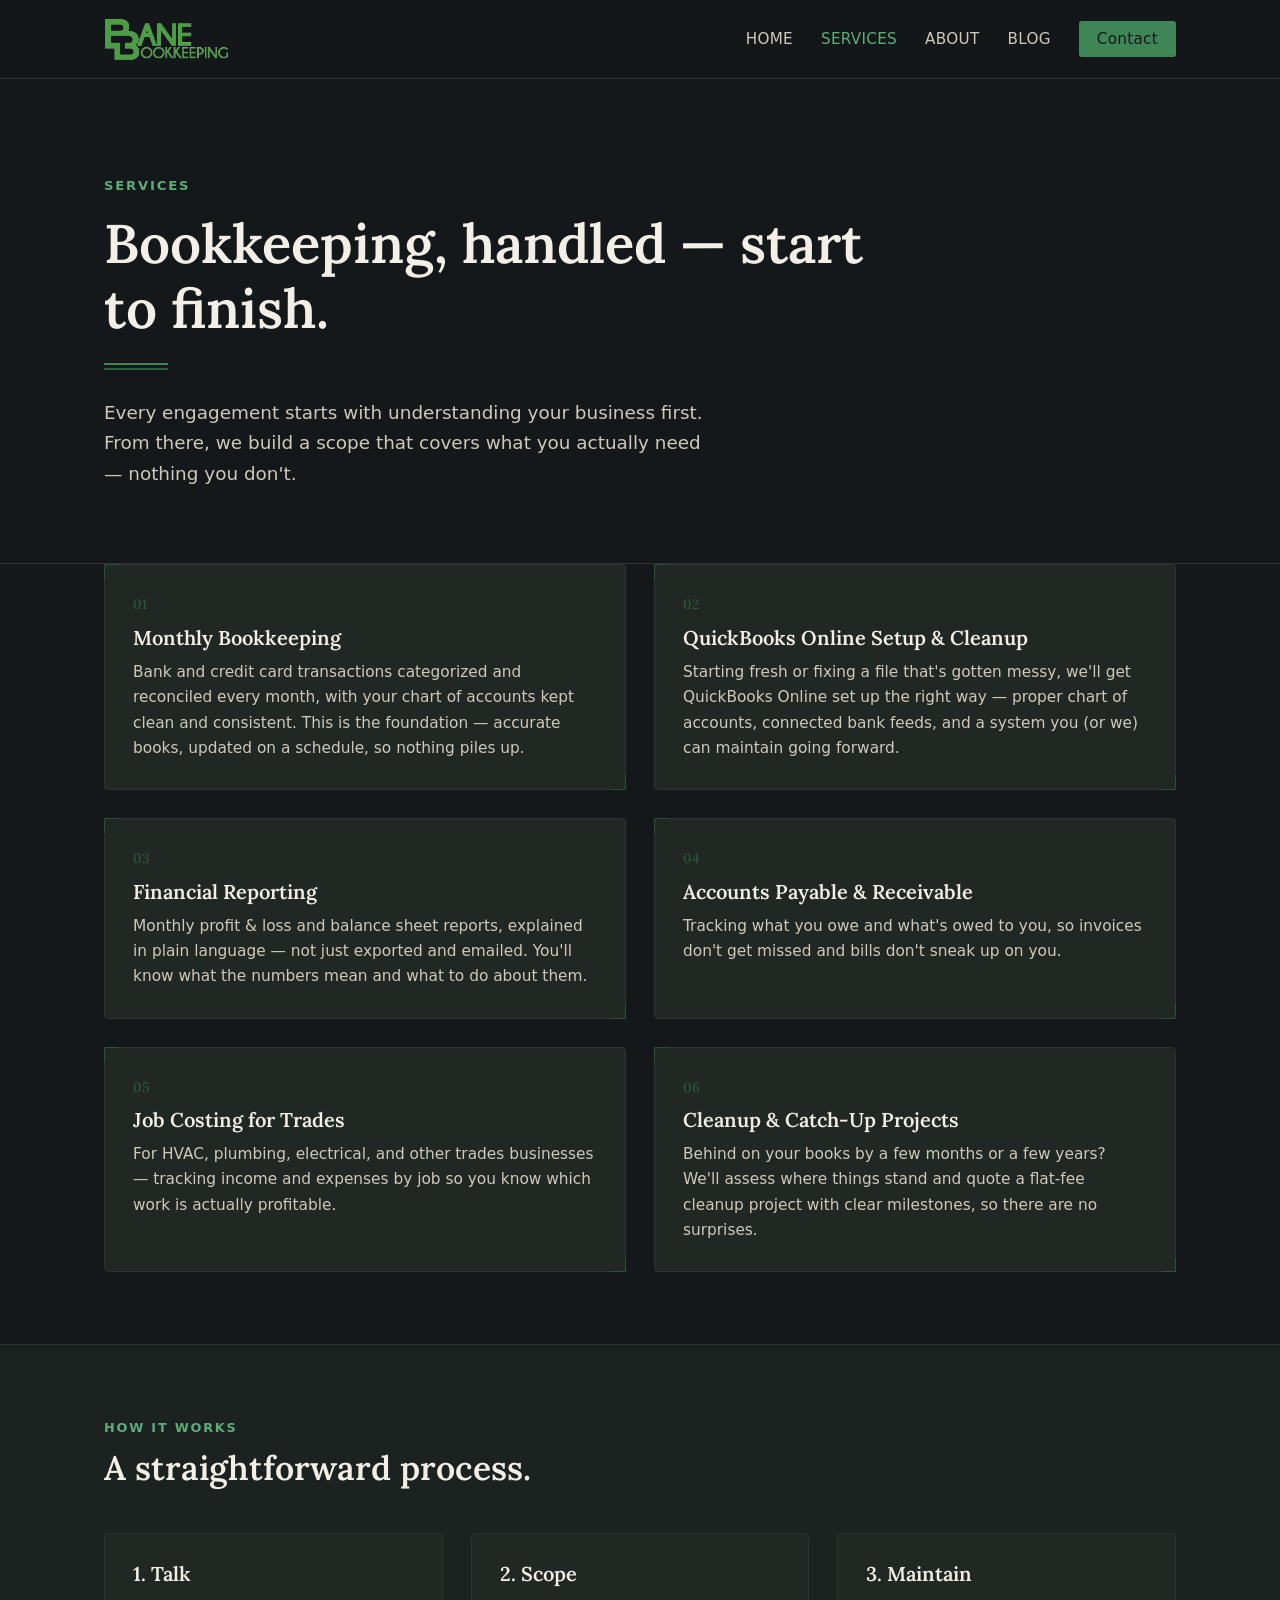
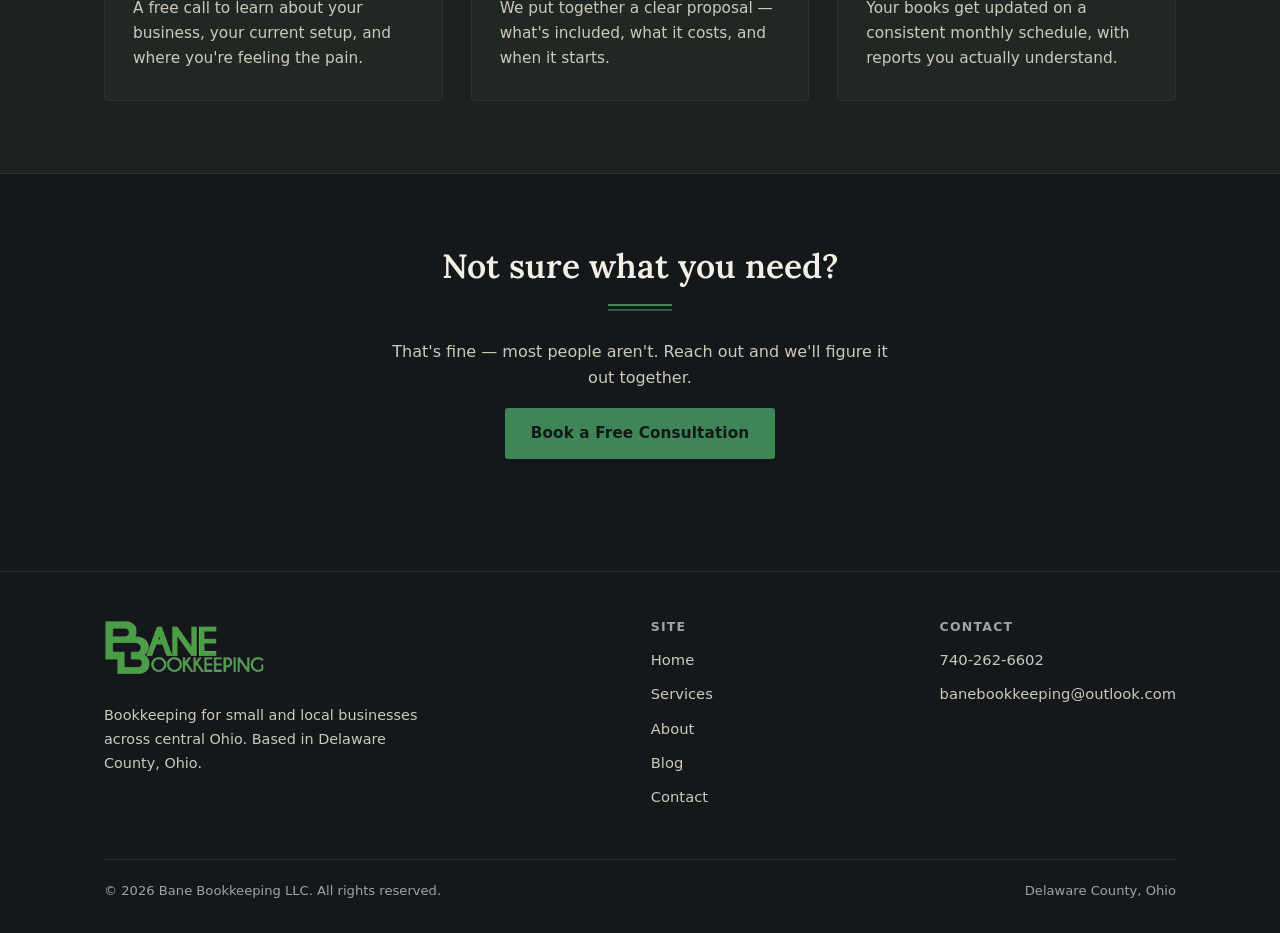
<file: services.html>
<!DOCTYPE html>
<html lang="en">
<head>
<meta charset="UTF-8">
<meta name="viewport" content="width=device-width, initial-scale=1.0">
<title>Services | Bane Bookkeeping</title>
<meta name="description" content="Monthly bookkeeping, QuickBooks cleanup, financial reporting, and more — bookkeeping services built for small businesses and trades in central Ohio.">
<link rel="stylesheet" href="styles.css">
</head>
<body>

<header class="site-header">
  <div class="nav-inner">
    <a href="index.html" class="brand"><img src="assets/bane-logo.png" alt="Bane Bookkeeping" class="brand-logo"></a>
    <nav class="main-nav" aria-label="Primary">
      <ul>
        <li><a href="index.html">Home</a></li>
        <li><a href="services.html" aria-current="page">Services</a></li>
        <li><a href="about.html">About</a></li>
        <li><a href="blog.html">Blog</a></li>
        <li><a href="contact.html" class="nav-cta">Contact</a></li>
      </ul>
    </nav>
    <button class="menu-toggle" aria-label="Toggle menu" aria-expanded="false">☰</button>
  </div>
</header>

<main>

  <section class="hero" style="padding-bottom:56px;">
    <div class="wrap">
      <div class="eyebrow">Services</div>
      <h1>Bookkeeping, handled — start to finish.</h1>
      <div class="ledger-rule"><span></span><span></span></div>
      <p class="lede">Every engagement starts with understanding your business first. From there, we build a scope that covers what you actually need — nothing you don't.</p>
    </div>
  </section>

  <section style="padding-top:0;">
    <div class="wrap">
      <div class="grid grid-2">

        <div class="card tick-frame">
          <span class="service-num">01</span>
          <h3>Monthly Bookkeeping</h3>
          <p>Bank and credit card transactions categorized and reconciled every month, with your chart of accounts kept clean and consistent. This is the foundation — accurate books, updated on a schedule, so nothing piles up.</p>
        </div>

        <div class="card tick-frame">
          <span class="service-num">02</span>
          <h3>QuickBooks Online Setup &amp; Cleanup</h3>
          <p>Starting fresh or fixing a file that's gotten messy, we'll get QuickBooks Online set up the right way — proper chart of accounts, connected bank feeds, and a system you (or we) can maintain going forward.</p>
        </div>

        <div class="card tick-frame">
          <span class="service-num">03</span>
          <h3>Financial Reporting</h3>
          <p>Monthly profit &amp; loss and balance sheet reports, explained in plain language — not just exported and emailed. You'll know what the numbers mean and what to do about them.</p>
        </div>

        <div class="card tick-frame">
          <span class="service-num">04</span>
          <h3>Accounts Payable &amp; Receivable</h3>
          <p>Tracking what you owe and what's owed to you, so invoices don't get missed and bills don't sneak up on you.</p>
        </div>

        <div class="card tick-frame">
          <span class="service-num">05</span>
          <h3>Job Costing for Trades</h3>
          <p>For HVAC, plumbing, electrical, and other trades businesses — tracking income and expenses by job so you know which work is actually profitable.</p>
        </div>

        <div class="card tick-frame">
          <span class="service-num">06</span>
          <h3>Cleanup &amp; Catch-Up Projects</h3>
          <p>Behind on your books by a few months or a few years? We'll assess where things stand and quote a flat-fee cleanup project with clear milestones, so there are no surprises.</p>
        </div>

      </div>
    </div>
  </section>

  <section class="alt">
    <div class="wrap">
      <div class="section-head">
        <div class="eyebrow">How It Works</div>
        <h2>A straightforward process.</h2>
      </div>
      <div class="grid grid-3">
        <div class="card">
          <h3>1. Talk</h3>
          <p>A free call to learn about your business, your current setup, and where you're feeling the pain.</p>
        </div>
        <div class="card">
          <h3>2. Scope</h3>
          <p>We put together a clear proposal — what's included, what it costs, and when it starts.</p>
        </div>
        <div class="card">
          <h3>3. Maintain</h3>
          <p>Your books get updated on a consistent monthly schedule, with reports you actually understand.</p>
        </div>
      </div>
    </div>
  </section>

  <section class="cta-band">
    <div class="wrap">
      <h2>Not sure what you need?</h2>
      <div class="ledger-rule center"><span></span><span></span></div>
      <p>That's fine — most people aren't. Reach out and we'll figure it out together.</p>
      <a href="contact.html" class="btn btn-primary">Book a Free Consultation</a>
    </div>
  </section>

</main>

<footer class="site-footer">
  <div class="wrap">
    <div class="footer-inner">
      <div class="footer-brand">
        <a href="index.html" class="brand"><img src="assets/bane-logo.png" alt="Bane Bookkeeping" class="brand-logo"></a>
        <p>Bookkeeping for small and local businesses across central Ohio. Based in Delaware County, Ohio.</p>
      </div>
      <div class="footer-col">
        <h4>Site</h4>
        <ul>
          <li><a href="index.html">Home</a></li>
          <li><a href="services.html">Services</a></li>
          <li><a href="about.html">About</a></li>
          <li><a href="blog.html">Blog</a></li>
          <li><a href="contact.html">Contact</a></li>
        </ul>
      </div>
      <div class="footer-col">
        <h4>Contact</h4>
        <ul>
          <li><a href="tel:7402626602">740-262-6602</a></li>
          <li><a href="mailto:banebookkeeping@outlook.com">banebookkeeping@outlook.com</a></li>
        </ul>
      </div>
    </div>
    <div class="footer-bottom">
      <span>&copy; 2026 Bane Bookkeeping LLC. All rights reserved.</span>
      <span>Delaware County, Ohio</span>
    </div>
  </div>
</footer>

<script src="nav.js"></script>
</body>
</html>
</file>
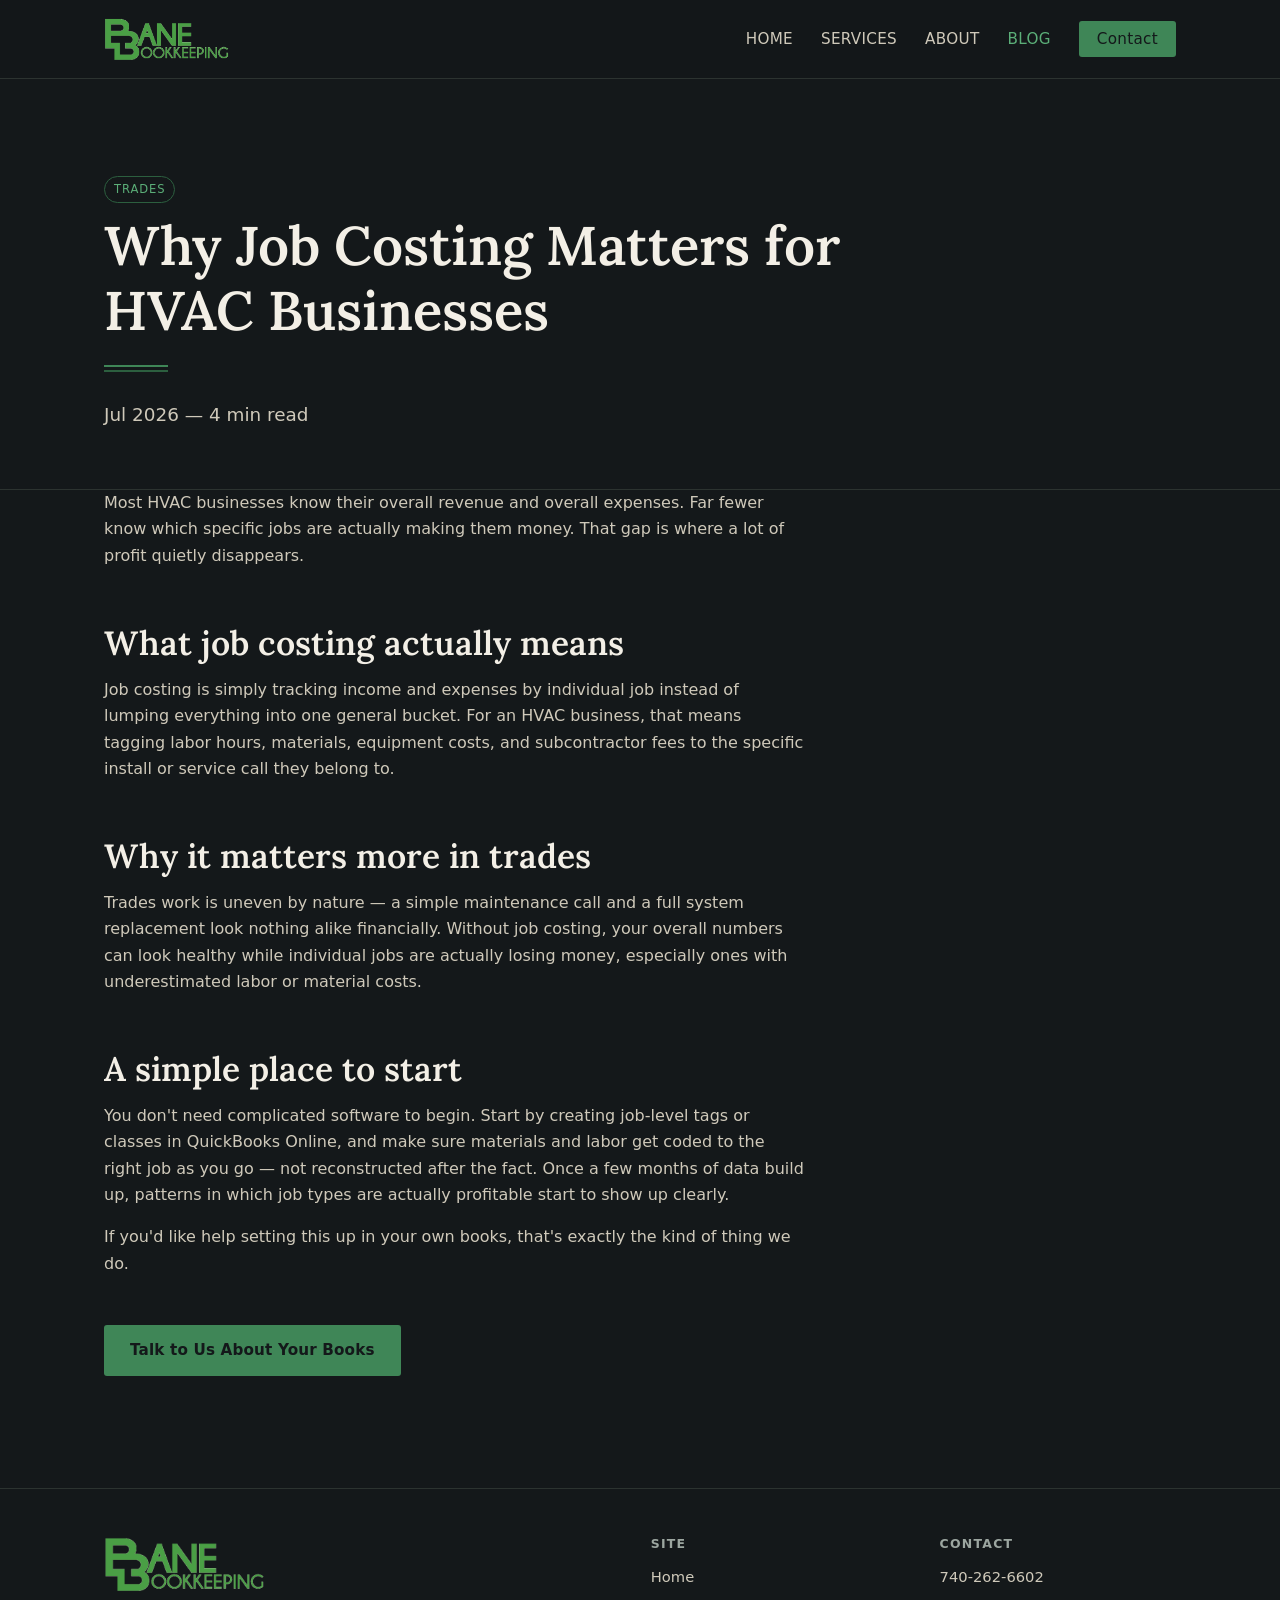
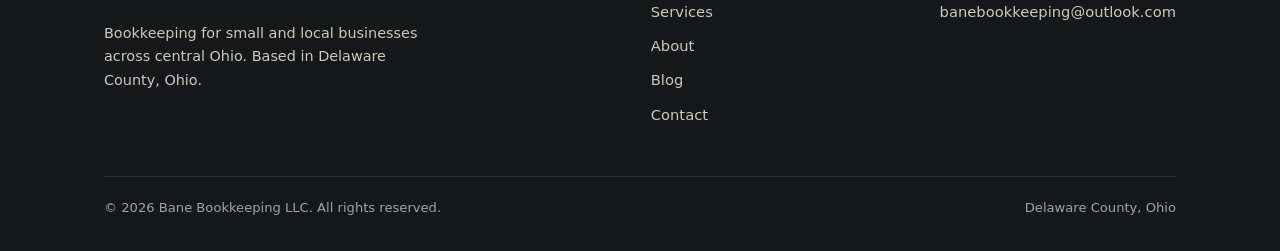
<file: blog/job-costing-for-hvac.html>
<!DOCTYPE html>
<html lang="en">
<head>
<meta charset="UTF-8">
<meta name="viewport" content="width=device-width, initial-scale=1.0">
<title>Why Job Costing Matters for HVAC Businesses | Bane Bookkeeping</title>
<meta name="description" content="If you don't know which jobs are actually profitable, you're guessing at pricing. Here's a simple way to start tracking job costing.">
<link rel="stylesheet" href="../styles.css">
</head>
<body>

<header class="site-header">
  <div class="nav-inner">
    <a href="../index.html" class="brand"><img src="../assets/bane-logo.png" alt="Bane Bookkeeping" class="brand-logo"></a>
    <nav class="main-nav" aria-label="Primary">
      <ul>
        <li><a href="../index.html">Home</a></li>
        <li><a href="../services.html">Services</a></li>
        <li><a href="../about.html">About</a></li>
        <li><a href="../blog.html" aria-current="page">Blog</a></li>
        <li><a href="../contact.html" class="nav-cta">Contact</a></li>
      </ul>
    </nav>
    <button class="menu-toggle" aria-label="Toggle menu" aria-expanded="false">☰</button>
  </div>
</header>

<main>
  <section class="hero" style="padding-bottom:40px;">
    <div class="wrap">
      <span class="post-tag">Trades</span>
      <h1>Why Job Costing Matters for HVAC Businesses</h1>
      <div class="ledger-rule"><span></span><span></span></div>
      <p class="lede">Jul 2026 — 4 min read</p>
    </div>
  </section>

  <section style="padding-top:0;">
    <div class="wrap">
      <article class="post-body">
        <p>Most HVAC businesses know their overall revenue and overall expenses. Far fewer know which specific jobs are actually making them money. That gap is where a lot of profit quietly disappears.</p>

        <h2>What job costing actually means</h2>
        <p>Job costing is simply tracking income and expenses by individual job instead of lumping everything into one general bucket. For an HVAC business, that means tagging labor hours, materials, equipment costs, and subcontractor fees to the specific install or service call they belong to.</p>

        <h2>Why it matters more in trades</h2>
        <p>Trades work is uneven by nature — a simple maintenance call and a full system replacement look nothing alike financially. Without job costing, your overall numbers can look healthy while individual jobs are actually losing money, especially ones with underestimated labor or material costs.</p>

        <h2>A simple place to start</h2>
        <p>You don't need complicated software to begin. Start by creating job-level tags or classes in QuickBooks Online, and make sure materials and labor get coded to the right job as you go — not reconstructed after the fact. Once a few months of data build up, patterns in which job types are actually profitable start to show up clearly.</p>

        <p>If you'd like help setting this up in your own books, that's exactly the kind of thing we do.</p>
      </article>

      <div style="margin-top:48px;">
        <a href="../contact.html" class="btn btn-primary">Talk to Us About Your Books</a>
      </div>
    </div>
  </section>
</main>

<footer class="site-footer">
  <div class="wrap">
    <div class="footer-inner">
      <div class="footer-brand">
        <a href="../index.html" class="brand"><img src="../assets/bane-logo.png" alt="Bane Bookkeeping" class="brand-logo"></a>
        <p>Bookkeeping for small and local businesses across central Ohio. Based in Delaware County, Ohio.</p>
      </div>
      <div class="footer-col">
        <h4>Site</h4>
        <ul>
          <li><a href="../index.html">Home</a></li>
          <li><a href="../services.html">Services</a></li>
          <li><a href="../about.html">About</a></li>
          <li><a href="../blog.html">Blog</a></li>
          <li><a href="../contact.html">Contact</a></li>
        </ul>
      </div>
      <div class="footer-col">
        <h4>Contact</h4>
        <ul>
          <li><a href="tel:7402626602">740-262-6602</a></li>
          <li><a href="mailto:banebookkeeping@outlook.com">banebookkeeping@outlook.com</a></li>
        </ul>
      </div>
    </div>
    <div class="footer-bottom">
      <span>&copy; 2026 Bane Bookkeeping LLC. All rights reserved.</span>
      <span>Delaware County, Ohio</span>
    </div>
  </div>
</footer>

<script src="../nav.js"></script>
</body>
</html>
</file>
<file: styles.css>
/* ===========================================================
   Bane Bookkeeping — Design System
   =========================================================== */

@import url('https://fonts.googleapis.com/css2?family=Lora:ital,wght@0,400;0,500;0,600;0,700;1,400&display=swap');

:root {
  /* Color */
  --bg: #14181a;
  --bg-panel: #1c2220;
  --bg-panel-raised: #212824;
  --line: #2c3330;
  --green: #3f8657;
  --green-bright: #5bae78;
  --green-dim: #2c5f3f;
  --cream: #f3efe6;
  --cream-dim: #cfc9ba;
  --muted: #9ca6a0;

  /* Type */
  --font-display: 'Lora', Georgia, 'Times New Roman', serif;
  --font-body: 'DejaVu Sans', 'Verdana', 'Helvetica Neue', Arial, sans-serif;

  /* Layout */
  --max-width: 1120px;
  --gutter: 24px;
}

* { box-sizing: border-box; }

html {
  scroll-behavior: smooth;
}

body {
  margin: 0;
  background: var(--bg);
  color: var(--cream);
  font-family: var(--font-body);
  font-size: 16px;
  line-height: 1.65;
  -webkit-font-smoothing: antialiased;
}

h1, h2, h3, h4 {
  font-family: var(--font-display);
  color: var(--cream);
  margin: 0 0 0.4em;
  line-height: 1.2;
  font-weight: 600;
}

h1 { font-size: clamp(2.1rem, 4.5vw, 3.4rem); }
h2 { font-size: clamp(1.5rem, 2.8vw, 2.1rem); }
h3 { font-size: 1.25rem; }

p { margin: 0 0 1em; color: var(--cream-dim); }

a { color: var(--green-bright); text-decoration: none; }
a:hover { text-decoration: underline; }

a:focus-visible,
button:focus-visible {
  outline: 2px solid var(--green-bright);
  outline-offset: 3px;
}

img { max-width: 100%; display: block; }

.wrap {
  max-width: var(--max-width);
  margin: 0 auto;
  padding: 0 var(--gutter);
}

/* ---------- Ledger rule (signature divider) ---------- */
.ledger-rule {
  display: flex;
  flex-direction: column;
  gap: 3px;
  width: 64px;
  margin: 18px 0 28px;
}
.ledger-rule span {
  display: block;
  height: 2px;
  background: var(--green);
}
.ledger-rule span:last-child { background: var(--green-dim); }

.ledger-rule.center { margin-left: auto; margin-right: auto; }

/* ---------- Corner ticks (signature motif) ---------- */
.tick-frame {
  position: relative;
}
.tick-frame::before,
.tick-frame::after {
  content: "";
  position: absolute;
  width: 14px;
  height: 14px;
  border: 1px solid var(--green-dim);
  opacity: 0.7;
}
.tick-frame::before { top: -1px; left: -1px; border-right: none; border-bottom: none; }
.tick-frame::after { bottom: -1px; right: -1px; border-left: none; border-top: none; }

/* ---------- Header / Nav ---------- */
header.site-header {
  border-bottom: 1px solid var(--line);
  position: sticky;
  top: 0;
  z-index: 50;
  background: rgba(20, 24, 26, 0.92);
  backdrop-filter: blur(6px);
  z-index: 50;
}
.nav-inner {
  display: flex;
  align-items: center;
  justify-content: space-between;
  padding: 18px var(--gutter);
  max-width: var(--max-width);
  margin: 0 auto;
  position: relative;
}
.brand {
  font-family: var(--font-display);
  font-weight: 700;
  font-size: 1.25rem;
  color: var(--cream);
  letter-spacing: 0.01em;
  display: inline-flex;
  align-items: center;
}
.brand span { color: var(--green-bright); }
.brand:hover { text-decoration: none; }

.brand-logo {
  height: 42px;
  width: auto;
  display: block;
}

.footer-brand .brand-logo { height: 54px; margin-bottom: 12px; }

nav.main-nav ul {
  list-style: none;
  display: flex;
  gap: 28px;
  margin: 0;
  padding: 0;
}
nav.main-nav a {
  color: var(--cream-dim);
  font-size: 0.95rem;
  letter-spacing: 0.02em;
  text-transform: uppercase;
  font-weight: 500;
}
nav.main-nav a:hover,
nav.main-nav a[aria-current="page"] {
  color: var(--green-bright);
  text-decoration: none;
}

.nav-cta {
  background: var(--green);
  color: var(--bg) !important;
  padding: 9px 18px;
  border-radius: 3px;
  font-weight: 600;
  text-transform: none !important;
}
.nav-cta:hover { background: var(--green-bright); text-decoration: none; }

.menu-toggle {
  display: none;
  background: none;
  border: 1px solid var(--line);
  color: var(--cream);
  padding: 8px 12px;
  font-size: 1.1rem;
  border-radius: 3px;
}

/* ---------- Hero ---------- */
.hero {
  padding: 96px 0 80px;
  border-bottom: 1px solid var(--line);
}
.hero .eyebrow {
  color: var(--green-bright);
  text-transform: uppercase;
  letter-spacing: 0.14em;
  font-size: 0.82rem;
  font-weight: 600;
  margin-bottom: 14px;
}
.hero h1 { max-width: 780px; }
.hero .lede {
  max-width: 620px;
  font-size: 1.15rem;
  color: var(--cream-dim);
}
.hero-actions {
  display: flex;
  gap: 16px;
  margin-top: 32px;
  flex-wrap: wrap;
}

.btn {
  display: inline-block;
  padding: 13px 26px;
  border-radius: 3px;
  font-weight: 600;
  font-size: 0.95rem;
  letter-spacing: 0.01em;
}
.btn-primary {
  background: var(--green);
  color: var(--bg);
}
.btn-primary:hover { background: var(--green-bright); text-decoration: none; }
.btn-ghost {
  border: 1px solid var(--line);
  color: var(--cream);
}
.btn-ghost:hover { border-color: var(--green); color: var(--green-bright); text-decoration: none; }

/* ---------- Sections ---------- */
section { padding: 72px 0; }
section.alt { background: var(--bg-panel); border-top: 1px solid var(--line); border-bottom: 1px solid var(--line); }

.section-head { max-width: 640px; margin-bottom: 44px; }
.section-head .eyebrow {
  color: var(--green-bright);
  text-transform: uppercase;
  letter-spacing: 0.14em;
  font-size: 0.8rem;
  font-weight: 600;
  margin-bottom: 10px;
}

.grid {
  display: grid;
  gap: 28px;
}
.grid-2 { grid-template-columns: repeat(2, 1fr); }
.grid-3 { grid-template-columns: repeat(3, 1fr); }

.card {
  background: var(--bg-panel-raised);
  border: 1px solid var(--line);
  padding: 28px;
  border-radius: 4px;
}
.card h3 { margin-bottom: 10px; }
.card p { margin-bottom: 0; font-size: 0.96rem; }
.card .tick-frame { padding: 0; }

.service-num {
  font-family: var(--font-display);
  color: var(--green-dim);
  font-size: 0.85rem;
  letter-spacing: 0.08em;
  margin-bottom: 10px;
  display: block;
}

/* ---------- Differentiator strip ---------- */
.strip {
  display: flex;
  gap: 40px;
  align-items: flex-start;
  padding: 40px;
  background: var(--bg-panel-raised);
  border: 1px solid var(--line);
  border-radius: 4px;
}
.strip .years {
  font-family: var(--font-display);
  font-size: 3rem;
  color: var(--green-bright);
  line-height: 1;
  white-space: nowrap;
}
.strip .years small {
  display: block;
  font-size: 0.85rem;
  color: var(--muted);
  font-family: var(--font-body);
  text-transform: uppercase;
  letter-spacing: 0.1em;
  margin-top: 6px;
}

/* ---------- Footer ---------- */
footer.site-footer {
  border-top: 1px solid var(--line);
  padding: 48px 0 32px;
  margin-top: 40px;
}
.footer-inner {
  display: flex;
  justify-content: space-between;
  gap: 32px;
  flex-wrap: wrap;
}
.footer-brand .brand { display: inline-block; margin-bottom: 10px; }
.footer-brand p { font-size: 0.9rem; max-width: 320px; }
.footer-col h4 {
  font-family: var(--font-body);
  text-transform: uppercase;
  letter-spacing: 0.1em;
  font-size: 0.78rem;
  color: var(--muted);
  margin-bottom: 12px;
}
.footer-col ul { list-style: none; margin: 0; padding: 0; }
.footer-col li { margin-bottom: 8px; }
.footer-col a { color: var(--cream-dim); font-size: 0.92rem; }
.footer-bottom {
  margin-top: 40px;
  padding-top: 20px;
  border-top: 1px solid var(--line);
  font-size: 0.82rem;
  color: var(--muted);
  display: flex;
  justify-content: space-between;
  flex-wrap: wrap;
  gap: 10px;
}

/* ---------- Forms (Contact) ---------- */
.field { margin-bottom: 20px; }
.field label {
  display: block;
  font-size: 0.85rem;
  text-transform: uppercase;
  letter-spacing: 0.08em;
  color: var(--muted);
  margin-bottom: 8px;
}
.field input,
.field textarea {
  width: 100%;
  background: var(--bg-panel);
  border: 1px solid var(--line);
  color: var(--cream);
  padding: 12px 14px;
  border-radius: 3px;
  font-family: var(--font-body);
  font-size: 0.98rem;
}
.field input:focus,
.field textarea:focus {
  outline: none;
  border-color: var(--green);
}
.field textarea { min-height: 140px; resize: vertical; }

/* ---------- Contact info list ---------- */
.contact-list { list-style: none; margin: 0; padding: 0; }
.contact-list li {
  padding: 16px 0;
  border-bottom: 1px solid var(--line);
}
.contact-list li:first-child { padding-top: 0; }
.contact-list .label {
  display: block;
  font-size: 0.78rem;
  text-transform: uppercase;
  letter-spacing: 0.1em;
  color: var(--green-bright);
  margin-bottom: 4px;
}
.contact-list a, .contact-list span.value { color: var(--cream); font-size: 1.05rem; }

/* ---------- Blog ---------- */
.post-list { display: flex; flex-direction: column; }
.post-row {
  display: grid;
  grid-template-columns: 140px 1fr;
  gap: 28px;
  padding: 28px 0;
  border-bottom: 1px solid var(--line);
}
.post-row:first-child { padding-top: 0; }
.post-date {
  font-family: var(--font-display);
  color: var(--muted);
  font-size: 0.9rem;
  padding-top: 4px;
}
.post-row h3 { margin-bottom: 8px; }
.post-row h3 a { color: var(--cream); }
.post-row h3 a:hover { color: var(--green-bright); text-decoration: none; }
.post-tag {
  display: inline-block;
  font-size: 0.72rem;
  text-transform: uppercase;
  letter-spacing: 0.08em;
  color: var(--green-bright);
  border: 1px solid var(--green-dim);
  padding: 3px 9px;
  border-radius: 20px;
  margin-bottom: 10px;
}

article.post-body { max-width: 700px; }
article.post-body h2 { margin-top: 1.6em; }
article.post-body p { color: var(--cream-dim); }

/* ---------- CTA band ---------- */
.cta-band {
  text-align: center;
  padding: 72px 0;
}
.cta-band h2 { margin-bottom: 12px; }
.cta-band p { max-width: 520px; margin-left: auto; margin-right: auto; }
.cta-band .ledger-rule { margin-left: auto; margin-right: auto; }

/* ---------- Responsive ---------- */
@media (max-width: 860px) {
  .grid-3 { grid-template-columns: 1fr 1fr; }
  .strip { flex-direction: column; gap: 16px; }
}

@media (max-width: 680px) {
  nav.main-nav { display: none; }
  nav.main-nav.open {
    display: block;
    position: absolute;
    top: 100%;
    left: 0;
    right: 0;
    background: var(--bg-panel);
    border-bottom: 1px solid var(--line);
    padding: 20px var(--gutter);
  }
  nav.main-nav.open ul { flex-direction: column; gap: 18px; }
  .menu-toggle { display: inline-block; }
  .grid-2, .grid-3 { grid-template-columns: 1fr; }
  .footer-inner { flex-direction: column; }
  .post-row { grid-template-columns: 1fr; gap: 6px; }
  .hero { padding: 64px 0 56px; }
  section { padding: 52px 0; }
}

@media (prefers-reduced-motion: reduce) {
  html { scroll-behavior: auto; }
}
</file>
